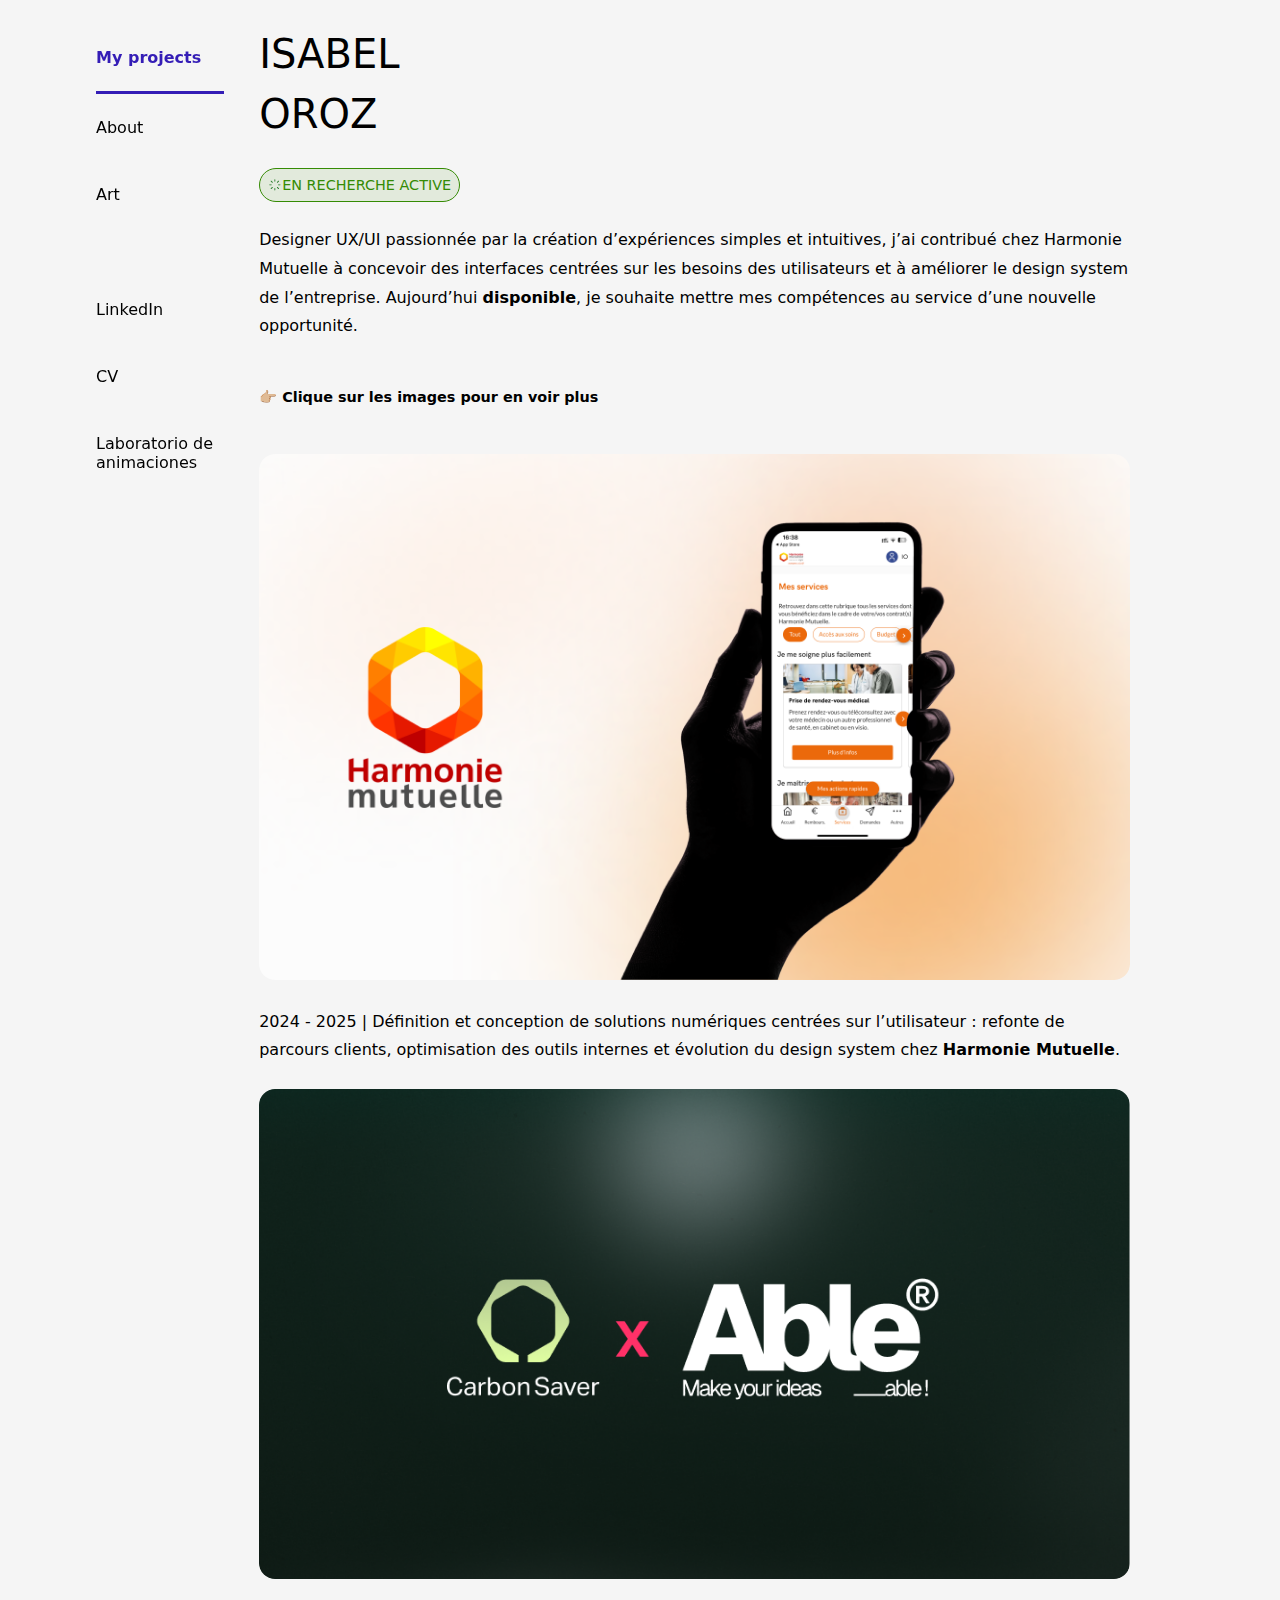
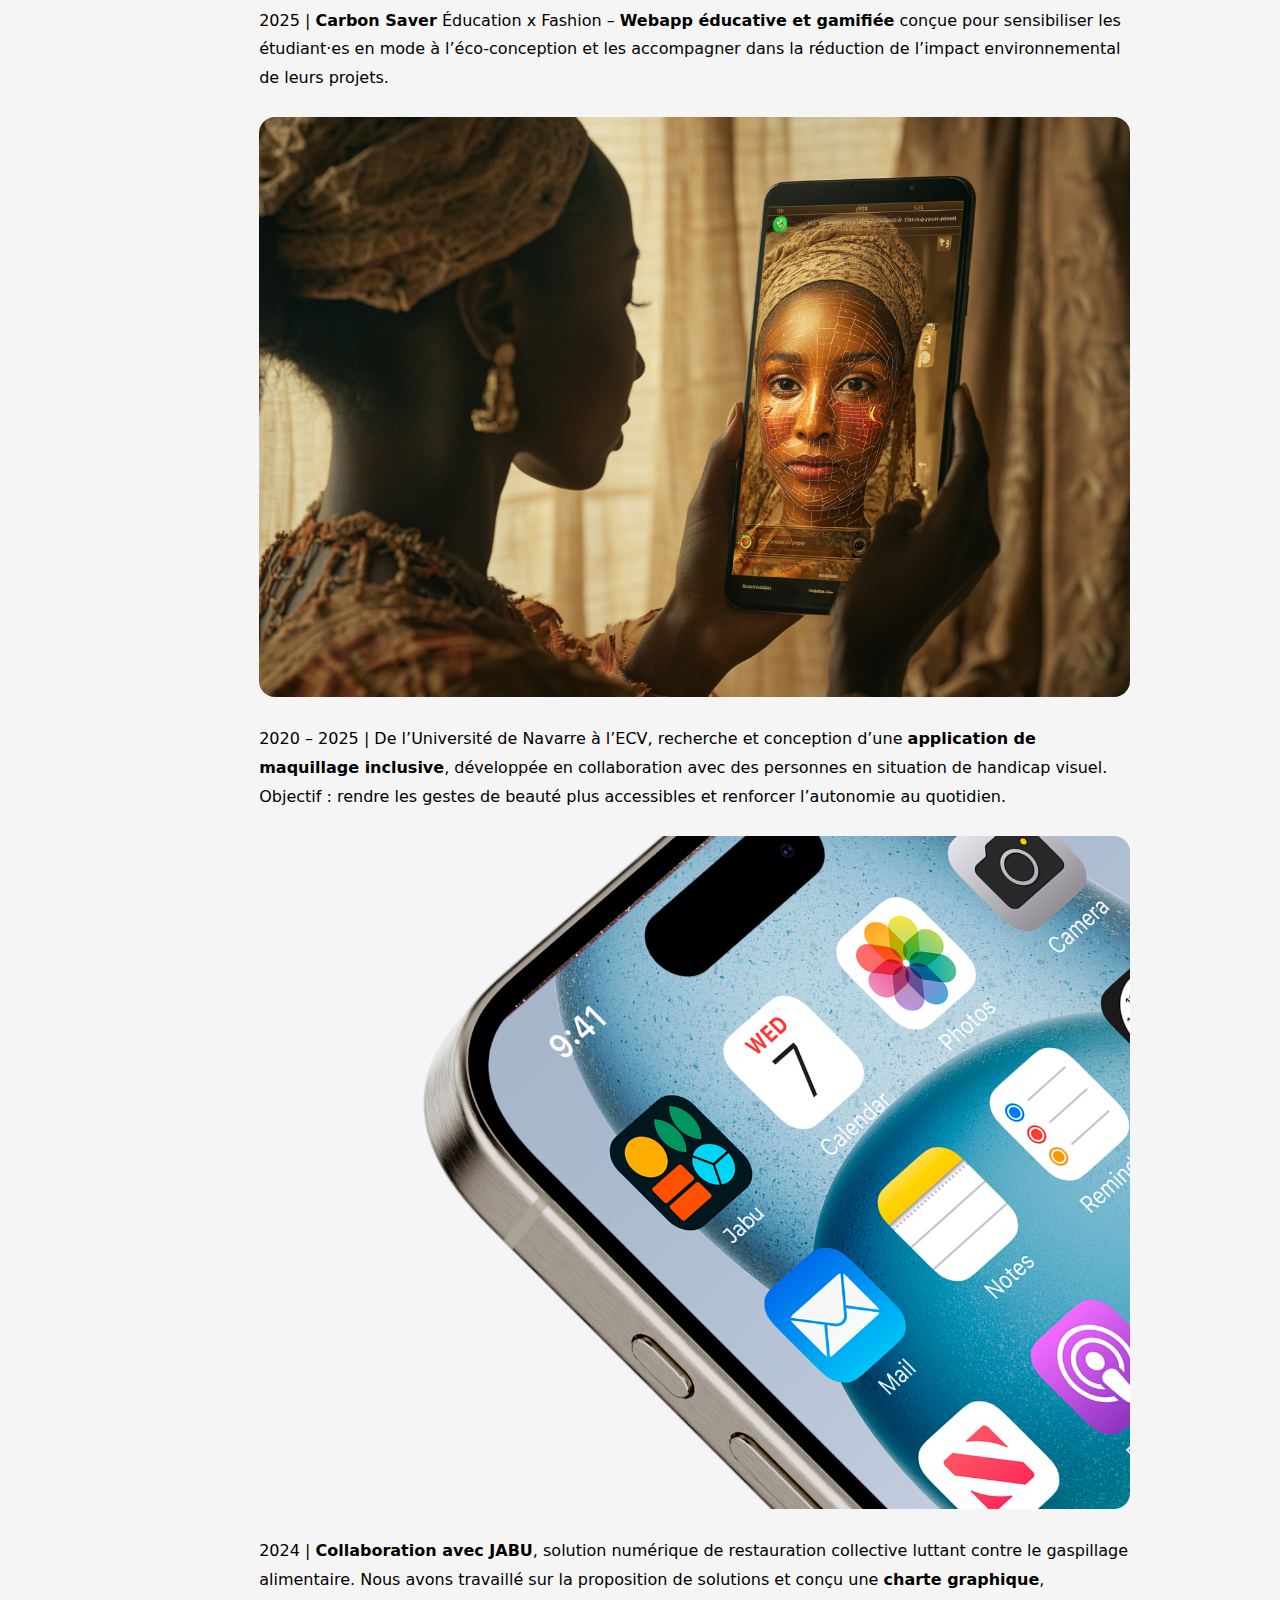
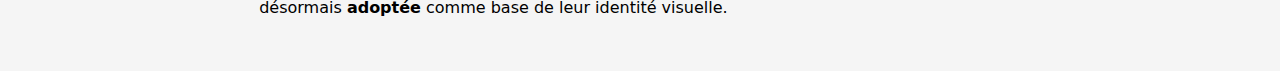
<file: index.html>
<!DOCTYPE html>
<html lang="fr">
  <head>
    <meta charset="UTF-8" />
    <meta name="viewport" content="width=device-width, initial-scale=1.0" />
    <title>CV & Portfolio Isabel Oroz</title>
    <link rel="stylesheet" href="CSS/style.css" />
  </head>
  <body class="Todo">
    <header>
      <nav>
        <div class="navigator">
          <a href="./index.html" class="here hoverable-text">My projects</a>
          <a href="HTML/About.html" class="hoverable-liquid">About</a>
          <a href="HTML/Art.html" class="hovered-glow">Art</a>
        </div>
        <div class="navigator">
          <a
            href="https://www.linkedin.com/in/isabelorozservicedesigner/"
            target="_blank"
            rel="noopener noreferrer"
            class="hovered-gradient"
            >LinkedIn</a
          >
          <a href="./HTML/CV.html" class="hovered-ripple">CV</a>
          <a href="./HTML/laboratorio.html">Laboratorio de animaciones</a>
        </div>
      </nav>
    </header>
    <main class="all-content">
      <div class="hero">
        <h1 class="isa">Isabel Oroz</h1>
        <div class="colored green hovered-glow">
          <img src="assets/Circular-ray.svg" alt="" />
          <p>EN RECHERCHE ACTIVE</p>
        </div>
        <p class="text">
          Designer UX/UI passionnée par la création d’expériences simples et
          intuitives, j’ai contribué chez Harmonie Mutuelle à concevoir des
          interfaces centrées sur les besoins des utilisateurs et à améliorer le
          design system de l’entreprise. Aujourd’hui
          <span class="blood">disponible</span>, je souhaite mettre mes
          compétences au service d’une nouvelle opportunité.
        </p>
      </div>
      <div class="explication blood">
        <p>👉🏼 Clique sur les images pour en voir plus</p>
      </div>

      <div id="projects">
        <div class="project">
          <a href="./HTML/project1.html"
            ><img
              class="img_project hoverable-slice"
              src="assets/harmonie-mutuelle.png"
              alt=""
          /></a>
          <p class="text">
            2024 - 2025 | Définition et conception de solutions numériques
            centrées sur l’utilisateur : refonte de parcours clients,
            optimisation des outils internes et évolution du design system chez
            <span class="blood">Harmonie Mutuelle</span>.
          </p>
        </div>

        <div class="project">
          <a href="./HTML/project2.html"
            ><img
              class="img_project hoverable-img"
              src="assets/Carbon-Sover.png"
              alt=""
          /></a>
          <p class="text">
            2025 | <span class="blood">Carbon Saver</span> Éducation x Fashion –
            <span class="blood">Webapp éducative et gamifiée</span> conçue pour
            sensibiliser les étudiant·es en mode à l’éco-conception et les
            accompagner dans la réduction de l’impact environnemental de leurs
            projets.
          </p>
        </div>

        <div class="project">
          <a href="./HTML/project3.html"
            ><img class="img_project" src="assets/App-Icon-Mockup.png" alt=""
          /></a>
          <p class="text">
            2020 – 2025 | De l’Université de Navarre à l’ECV, recherche et
            conception d’une
            <span class="blood">application de maquillage inclusive</span>,
            développée en collaboration avec des personnes en situation de
            handicap visuel. Objectif : rendre les gestes de beauté plus
            accessibles et renforcer l’autonomie au quotidien.
          </p>
        </div>

        <div class="project">
          <a href="./HTML/project4.html"
            ><img class="img_project" src="assets/Jabu.png" alt=""
          /></a>
          <p class="text">
            2024 | <span class="blood">Collaboration avec JABU</span>, solution
            numérique de restauration collective luttant contre le gaspillage
            alimentaire. Nous avons travaillé sur la proposition de solutions et
            conçu une <span class="blood">charte graphique</span>, désormais
            <span class="blood">adoptée</span> comme base de leur identité
            visuelle.
          </p>
        </div>
      </div>
    </main>
    <script src="JavaScript/app.js" defer></script>
  </body>
</html>
</file>
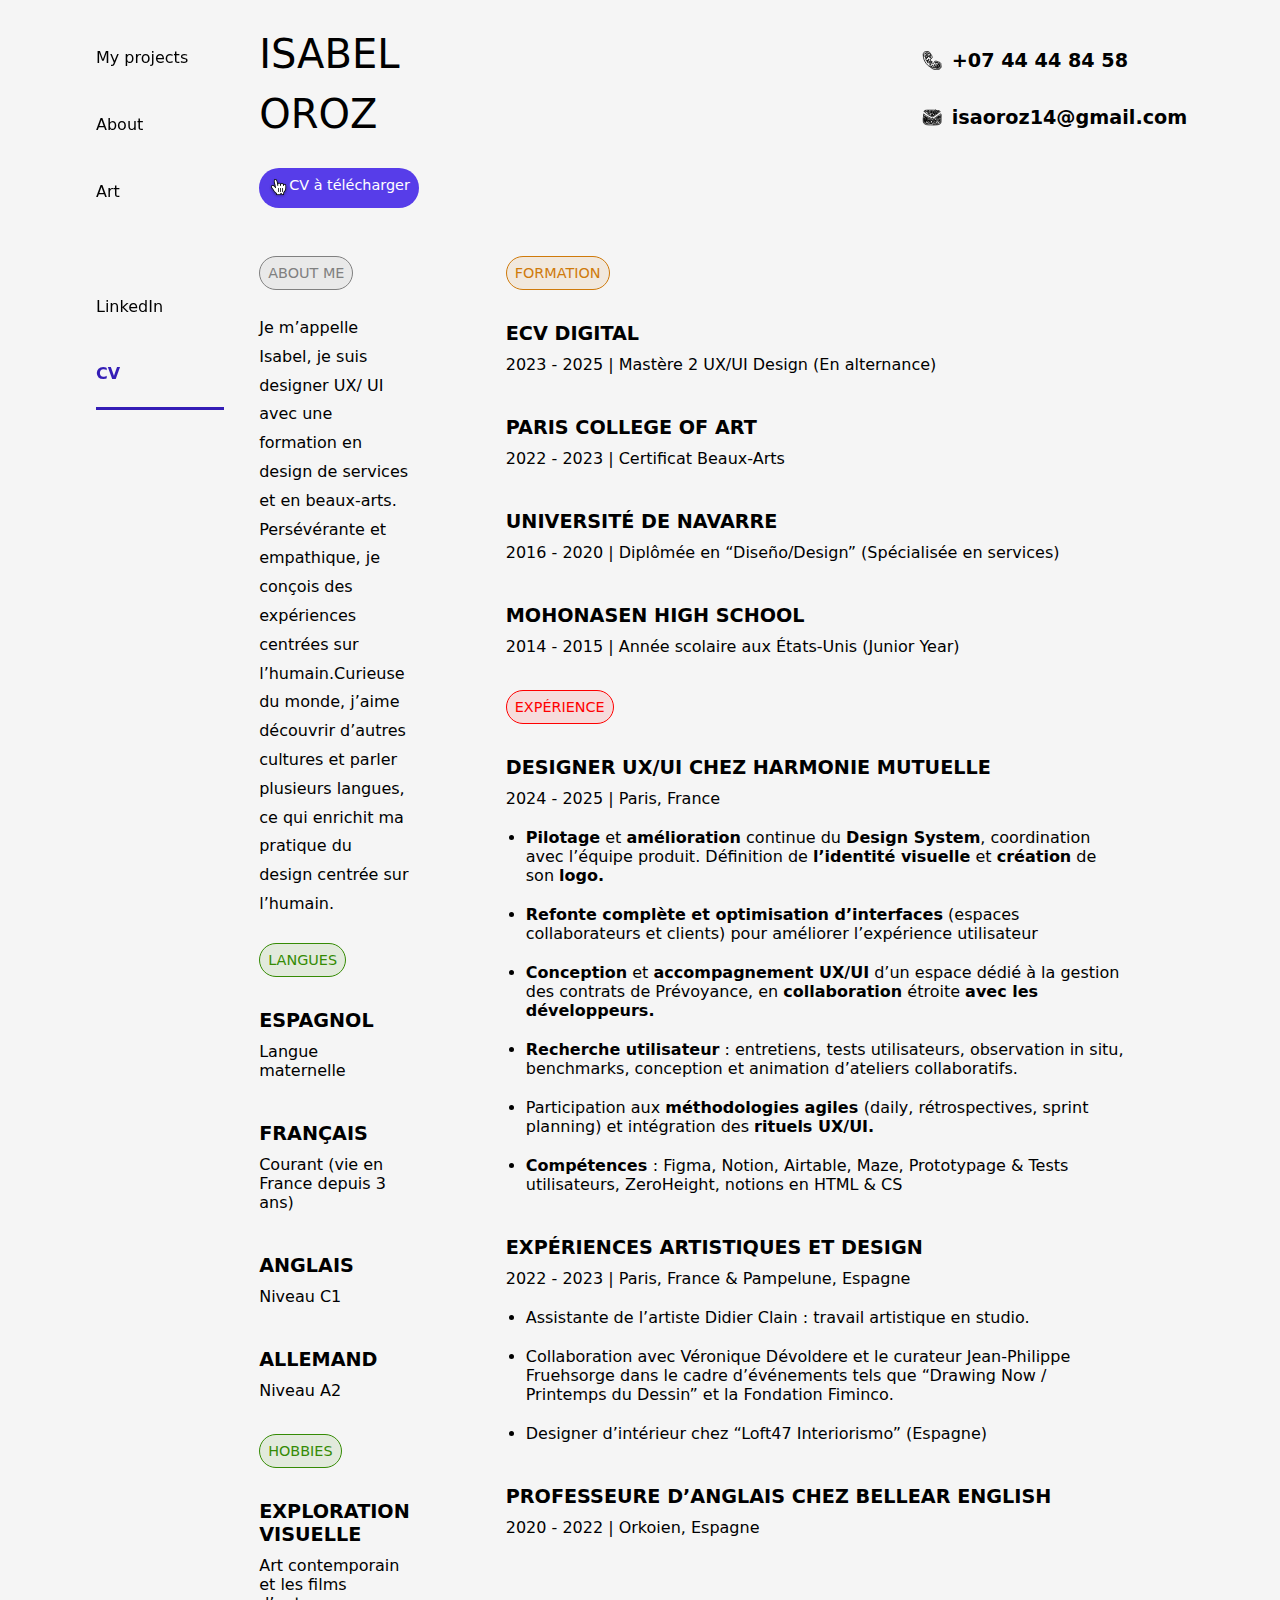
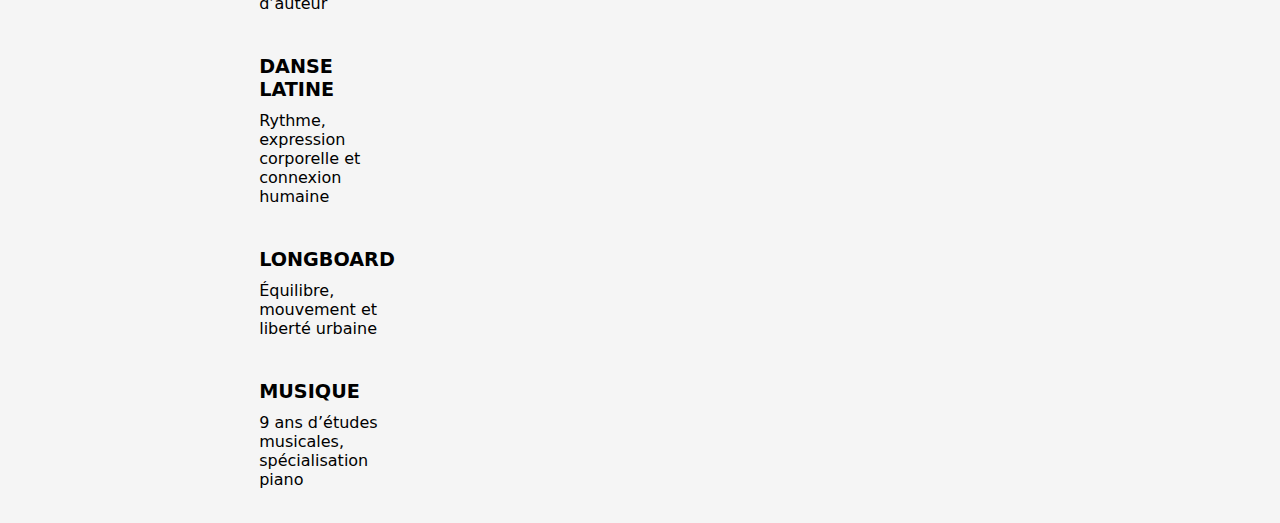
<file: HTML/CV.html>
<!DOCTYPE html>
<html lang="fr">
  <head>
    <meta charset="UTF-8" />
    <meta name="viewport" content="width=device-width, initial-scale=1.0" />
    <title>CV Isabel Oroz</title>
    <link rel="stylesheet" href="../CSS/style.css" />
  </head>
  <body class="Todo">
    <header>
      <nav>
        <div class="navigator">
          <a href="../index.html">My projects</a>
          <a href="./About.html">About</a>
          <a href="./Art.html">Art</a>
        </div>
        <div class="navigator">
          <a
            href="https://www.linkedin.com/in/isabelorozservicedesigner/"
            target="_blank"
            rel="noopener noreferrer"
          >
            LinkedIn</a
          >
          <a class="here" href="./CV.html">CV</a>
        </div>
      </nav>
    </header>
    <main class="all-content" id="">
      <div class="title-about">
        <h1 class="isa">Isabel Oroz</h1>
        <div class="contact">
          <div class="tel">
            <img src="../assets/telefono.svg" alt="" />
            <h2>+07 44 44 84 58</h2>
          </div>
          <div class="email">
            <img src="../assets/email.svg" alt="" />
            <h2>isaoroz14@gmail.com</h2>
          </div>
        </div>
      </div>
      <div id="DownCV">
        <a href="../assets/CV_Oroz_Isabel_FR.pdf" class="colored purple" target="_blank"> 
          <img src="../assets/Leading-icon.svg" alt="" />
          <p>CV à télécharger</p></a
        >
      </div>
      <div class="contCV">
        <div class="col1">
          <div class="CVtext">
            <div class="colored grey">
              <p>ABOUT ME</p>
            </div>
            <p class="text">
              Je m’appelle Isabel, je suis designer UX/ UI avec une formation en
              design de services et en beaux-arts. Persévérante et empathique,
              je conçois des expériences centrées sur l’humain.Curieuse du
              monde, j’aime découvrir d’autres cultures et parler plusieurs
              langues, ce qui enrichit ma pratique du design centrée sur
              l’humain.
            </p>
          </div>

          <div class="CVtext">
            <div class="colored green">
              <p>LANGUES</p>
            </div>
            <div>
              <h3 class="CV-title">ESPAGNOL</h3>
              <p class="CV-text">Langue maternelle</p>
              <h3 class="CV-title">FRANÇAIS</h3>
              <p class="CV-text">Courant (vie en France depuis 3 ans)</p>
              <h3 class="CV-title">ANGLAIS</h3>
              <p class="CV-text">Niveau C1</p>
              <h3 class="CV-title">ALLEMAND</h3>
              <p class="CV-text">Niveau A2</p>
            </div>
          </div>

          <div class="CVtext">
            <div class="colored green">
              <p>HOBBIES</p>
            </div>
            <div>
              <h3 class="CV-title">EXPLORATION VISUELLE</h3>
              <p class="CV-text">Art contemporain et les films d’auteur</p>
              <h3 class="CV-title">DANSE LATINE</h3>
              <p class="CV-text">
                Rythme, expression corporelle et connexion humaine
              </p>
              <h3 class="CV-title">LONGBOARD</h3>
              <p class="CV-text">Équilibre, mouvement et liberté urbaine</p>
              <h3 class="CV-title">MUSIQUE</h3>
              <p class="CV-text">
                9 ans d’études musicales, spécialisation piano
              </p>
            </div>
          </div>
        </div>

        <div class="col2">
          <div class="CVtext">
            <div class="colored orange">
              <p>FORMATION</p>
            </div>
            <div>
              <h3 class="CV-title">ECV DIGITAL</h3>
              <p class="CV-text">
                2023 - 2025 | Mastère 2 UX/UI Design (En alternance)
              </p>
              <h3 class="CV-title">PARIS COLLEGE OF ART</h3>
              <p class="CV-text">2022 - 2023 | Certificat Beaux-Arts</p>
              <h3 class="CV-title">UNIVERSITÉ DE NAVARRE</h3>
              <p class="CV-text">
                2016 - 2020 | Diplômée en “Diseño/Design” (Spécialisée en
                services)
              </p>
              <h3 class="CV-title">MOHONASEN HIGH SCHOOL</h3>
              <p class="CV-text">
                2014 - 2015 | Année scolaire aux États-Unis (Junior Year)
              </p>
            </div>
          </div>
          <div class="CVtext">
            <div class="colored red">
              <p>EXPÉRIENCE</p>
            </div>
            <div>
              <h3 class="CV-title">DESIGNER UX/UI CHEZ HARMONIE MUTUELLE</h3>
              <p class="CV-text">2024 - 2025 | Paris, France</p>
              <ul class="list">
                <li class="CV-text">
                  <span class="blood">Pilotage</span> et
                  <span class="blood">amélioration</span> continue du
                  <span class="blood">Design System</span>, coordination avec
                  l’équipe produit. Définition de
                  <span class="blood">l’identité visuelle</span> et
                  <span class="blood">création</span> de son
                  <span class="blood">logo.</span>
                </li>
                <li class="CV-text">
                  <span class="blood"
                    >Refonte complète et optimisation d’interfaces</span
                  >
                  (espaces collaborateurs et clients) pour améliorer
                  l’expérience utilisateur
                </li>
                <li class="CV-text">
                  <span class="blood">Conception</span> et
                  <span class="blood">accompagnement UX/UI</span> d’un espace
                  dédié à la gestion des contrats de Prévoyance, en
                  <span class="blood">collaboration</span> étroite
                  <span class="blood">avec les développeurs.</span>
                </li>
                <li class="CV-text">
                  <span class="blood">Recherche utilisateur</span> : entretiens,
                  tests utilisateurs, observation in situ, benchmarks,
                  conception et animation d’ateliers collaboratifs.
                </li>
                <li class="CV-text">
                  Participation aux
                  <span class="blood">méthodologies agiles </span>(daily,
                  rétrospectives, sprint planning) et intégration des
                  <span class="blood">rituels UX/UI.</span>
                </li>
                <li class="CV-text">
                  <span class="blood">Compétences </span>: Figma, Notion,
                  Airtable, Maze, Prototypage & Tests utilisateurs, ZeroHeight,
                  notions en HTML & CS
                </li>
              </ul>
              <h3 class="CV-title">EXPÉRIENCES ARTISTIQUES ET DESIGN</h3>
              <p class="CV-text">
                2022 - 2023 | Paris, France & Pampelune, Espagne
              </p>
              <ul class="list">
                <li class="CV-text">
                  Assistante de l’artiste Didier Clain : travail artistique en
                  studio.
                </li>
                <li class="CV-text">
                  Collaboration avec Véronique Dévoldere et le curateur
                  Jean-Philippe Fruehsorge dans le cadre d’événements tels que
                  “Drawing Now / Printemps du Dessin” et la Fondation Fiminco.
                </li>
                <li class="CV-text">
                  Designer d’intérieur chez “Loft47 Interiorismo” (Espagne)
                </li>
              </ul>
              <h3 class="CV-title">
                PROFESSEURE D’ANGLAIS CHEZ BELLEAR ENGLISH
              </h3>
              <p class="CV-text">2020 - 2022 | Orkoien, Espagne</p>
            </div>
          </div>
        </div>
      </div>
    </main>

    <script src="../JavaScript/app.js" defer></script>
  </body>
</html>
</file>
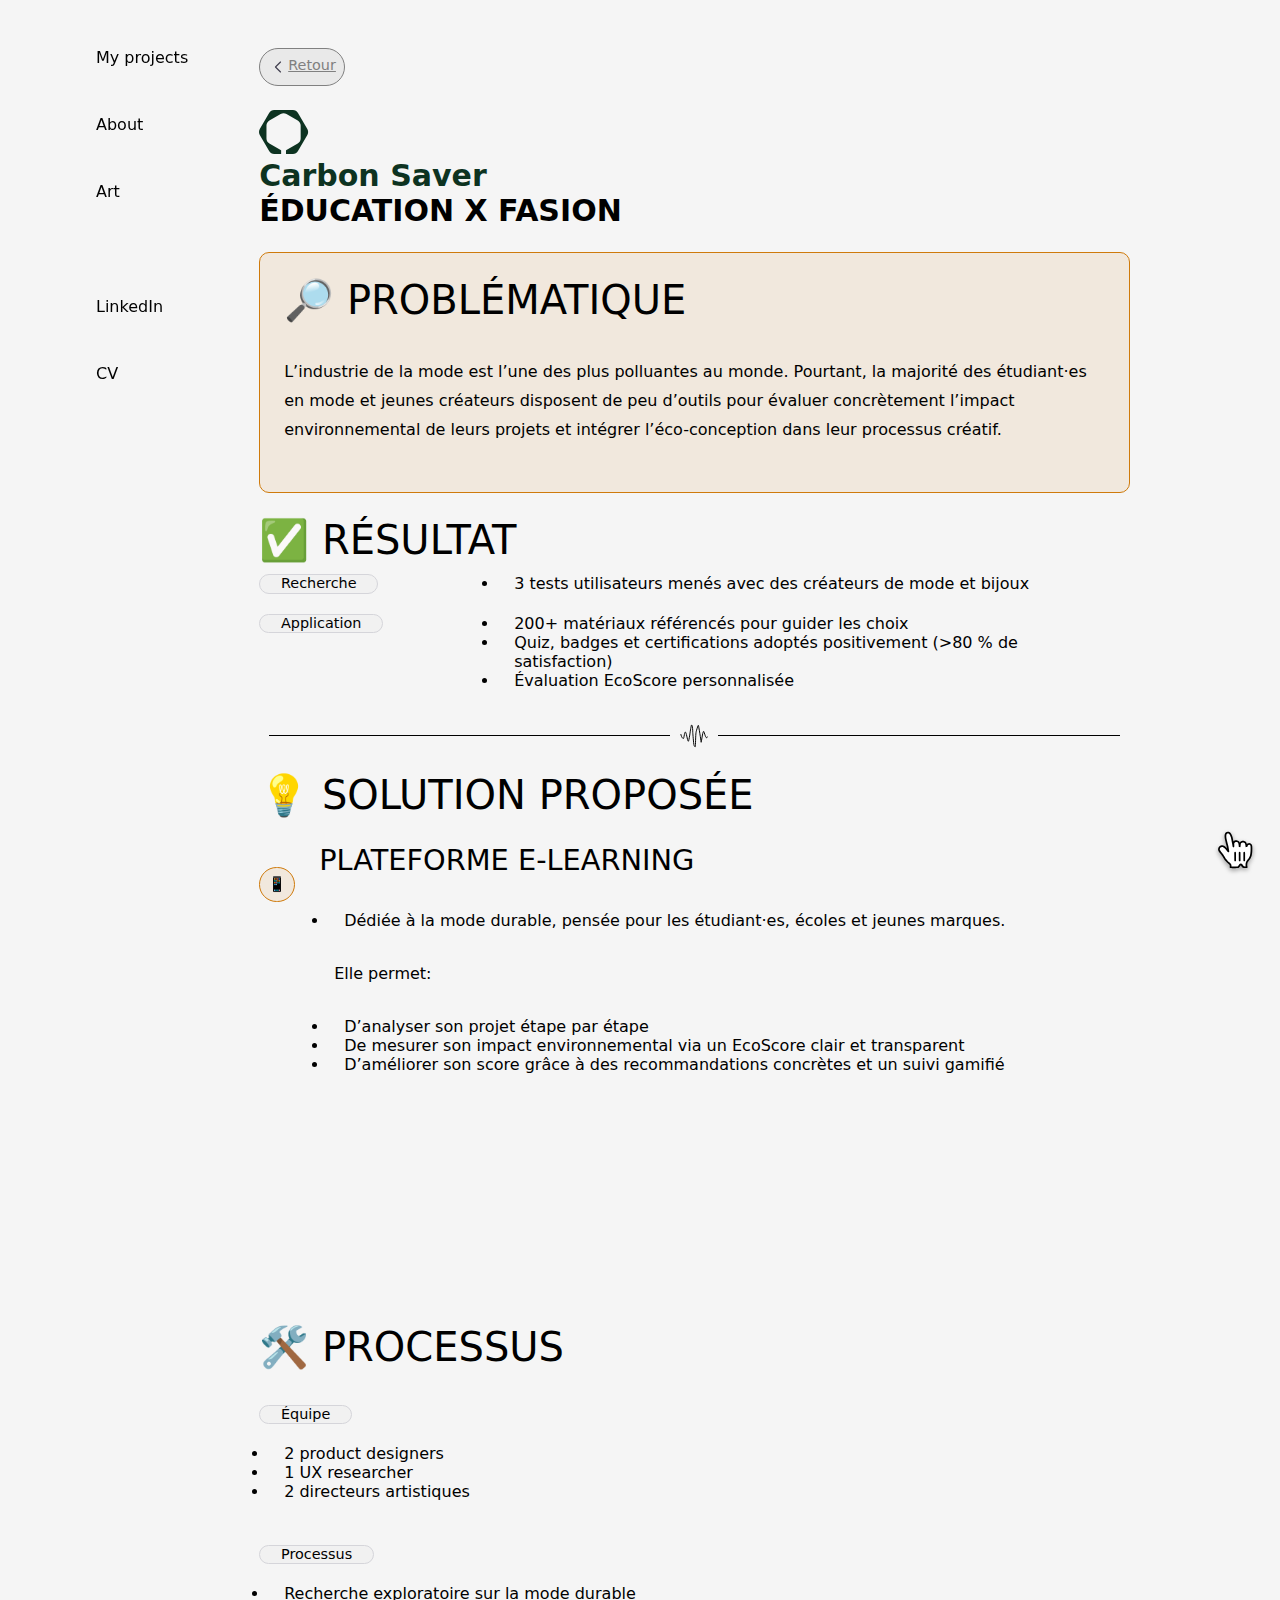
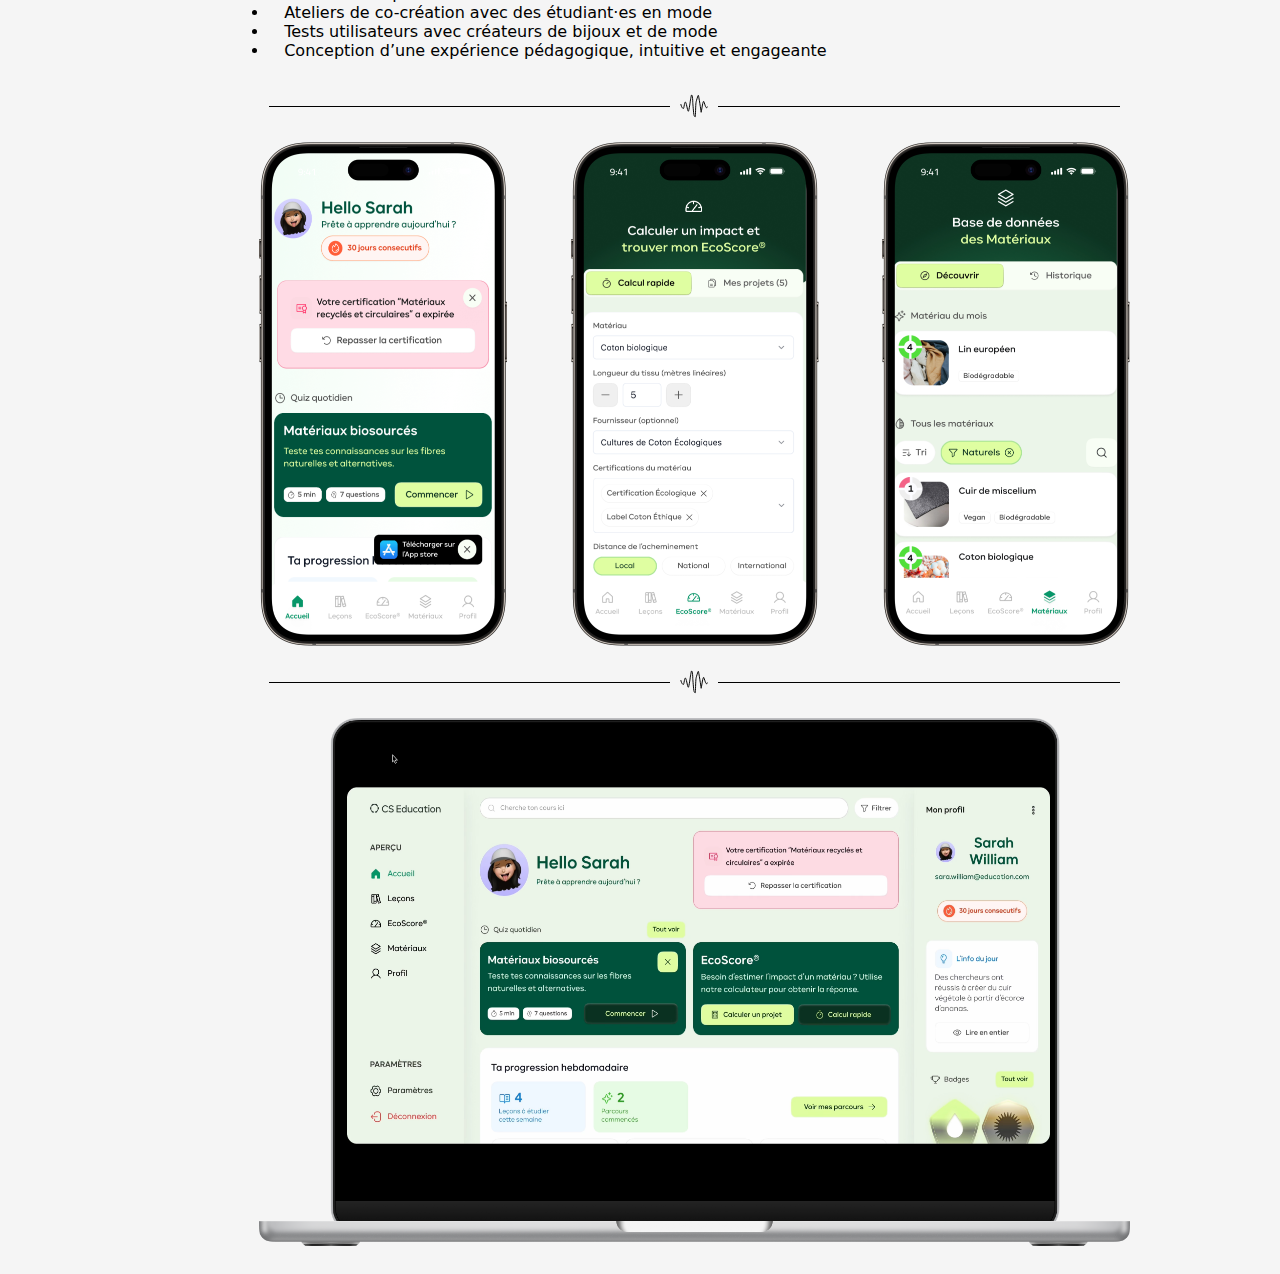
<file: HTML/project2.html>
<!DOCTYPE html>
<html lang="fr">
  <head>
    <meta charset="UTF-8" />
    <meta name="viewport" content="width=device-width, initial-scale=1.0" />
    <title>Carbon Saver</title>
    <link rel="stylesheet" href="../CSS/style.css" />
    <script src="../JavaScript/scrollHand.js"></script>
  </head>
  <body class="Todo">
    <header>
      <nav>
        <div class="navigator">
          <a href="../index.html">My projects</a>
          <a href="./About.html">About</a>
          <a href="./Art.html">Art</a>
        </div>
        <div class="navigator">
          <a
            href="https://www.linkedin.com/in/isabelorozservicedesigner/"
            target="_blank"
            rel="noopener noreferrer"
            >LinkedIn</a
          >
          <a href="./CV.html">CV</a>
        </div>
      </nav>
    </header>
    <main class="all-content">
      <div class="hero">
        <div>
          <a href="../index.html" class="colored grey">
            <img src="../assets/Leading-icon1.svg" alt="" />
            <p>Retour</p></a
          >
        </div>
        <svg
          xmlns="http://www.w3.org/2000/svg"
          width="50"
          height="44"
          viewBox="0 0 50 44"
          fill="none"
        >
          <path
            d="M48.3407 19.092L38.9746 2.90796C37.933 1.10761 36.0102 0 33.9271 0H15.1948C13.1117 0 11.1889 1.10761 10.1473 2.90796L0.781151 19.092C-0.260384 20.8886 -0.260384 23.1076 0.781151 24.9118L10.1511 41.0958C11.1927 42.8924 13.1155 44 15.1986 44H22.1345V40.2661C21.9705 40.1976 21.8102 40.1138 21.6538 40.0263L10.3839 33.5329C8.57931 32.4938 7.4691 30.5754 7.4691 28.4972V15.5104C7.4691 13.4322 8.57931 11.5062 10.3839 10.4671L21.6538 3.9737C23.4546 2.9346 25.6788 2.9346 27.4795 3.9737L38.7495 10.4671C40.554 11.5062 41.6642 13.4322 41.6642 15.5104V28.4972C41.6642 30.5754 40.554 32.4938 38.7495 33.5329L27.4795 40.0263C27.3193 40.1138 27.1629 40.1976 26.9988 40.2661V44H33.9348C36.0178 44 37.9407 42.8924 38.9822 41.0958L48.3522 24.9118C49.3937 23.1114 49.3937 20.8886 48.3522 19.092H48.3407Z"
            fill="#0D3321"
          />
        </svg>
        <h1 class="Title-Project1 green-project2">Carbon Saver</h1>
        <h1 class="Title-Project2">ÉDUCATION X FASION</h1>
        <div class="colored orange problem">
          <h1 class="title">🔎 Problématique</h1>
          <p class="text">
            L’industrie de la mode est l’une des plus polluantes au monde.
            Pourtant, la majorité des étudiant·es en mode et jeunes créateurs
            disposent de peu d’outils pour évaluer concrètement l’impact
            environnemental de leurs projets et intégrer l’éco-conception dans
            leur processus créatif.
          </p>
        </div>
        <div class="resultat">
          <h1 class="title">✅ Résultat</h1>
          <div class="resultats">
            <div class="result">
              <p class="phase-tag">Recherche</p>
              <ul class="project-ul">
                <li class="project-li">
                  3 tests utilisateurs menés avec des créateurs de mode et
                  bijoux
                </li>
              </ul>
            </div>
            <div class="result">
              <p class="phase-tag">Application</p>
              <ul class="project-ul">
                <li class="project-li">
                  200+ matériaux référencés pour guider les choix
                </li>
                <li class="project-li">
                  Quiz, badges et certifications adoptés positivement (>80 % de
                  satisfaction)
                </li>
                <li class="project-li">Évaluation EcoScore personnalisée</li>
              </ul>
            </div>
          </div>
          <div class="separator">
            <img class="vector" src="../assets/Vector-24.svg" alt="" />
          </div>
        </div>
      </div>
      <div class="solutions-processus">
        <div class="solution">
          <h2 class="title">💡 Solution proposée</h2>
          <div class="sol">
            <div class="icono">
              <p class="colored orange">📱</p>
            </div>
            <div class="solcolumn">
              <h2 class="subtitle1 project-sub">Plateforme e-learning</h2>
              <ul class="project-ul">
                <li class="project-li">
                  Dédiée à la mode durable, pensée pour les étudiant·es, écoles
                  et jeunes marques.
                </li>
              </ul>
              <p class="project-li">Elle permet:</p>
              <ul class="project-ul">
                <li class="project-li">
                  D’analyser son projet étape par étape
                </li>
                <li class="project-li">
                  De mesurer son impact environnemental via un EcoScore clair et
                  transparent
                </li>
                <li class="project-li">
                  D’améliorer son score grâce à des recommandations concrètes et
                  un suivi gamifié
                </li>
              </ul>
            </div>
          </div>
        </div>
        <div class="solution">
          <h2 class="title">🛠️ Processus</h2>
          <div class="equipe">
            <p class="phase-tag">Équipe</p>
            <ul class="project-ul">
              <li class="project-li">2 product designers</li>
              <li class="project-li">1 UX researcher</li>
              <li class="project-li">2 directeurs artistiques</li>
            </ul>
          </div>
          <div class="processu">
            <p class="phase-tag">Processus</p>
            <ul class="project-ul">
              <li class="project-li">
                Recherche exploratoire sur la mode durable
              </li>
              <li class="project-li">
                Ateliers de co-création avec des étudiant·es en mode
              </li>
              <li class="project-li">
                Tests utilisateurs avec créateurs de bijoux et de mode
              </li>
              <li class="project-li">
                Conception d’une expérience pédagogique, intuitive et engageante
              </li>
            </ul>
          </div>
        </div>
      </div>
      <div class="separator">
        <img class="vector" src="../assets/Vector-24.svg" alt="" />
      </div>
      <div class="movilcapcontainer">
        <img src="../assets/p2c1.png" class="movilcap" alt="" />

        <img src="../assets/p2c2.png" class="movilcap" alt="" />

        <img src="../assets/p2c3.png" class="movilcap" alt="" />
      </div>
      <div class="separator">
        <img class="vector" src="../assets/Vector-24.svg" alt="" />
      </div>
      <div class="maccapcontainer">
        <img src="../assets/mac.png" alt="" class="mac" />
        <img src="../assets/p2mac.png" alt="" class="capmac" />
      </div>
    </main>
    <script src="../JavaScript/app.js" defer></script>
  </body>
</html>
</file>
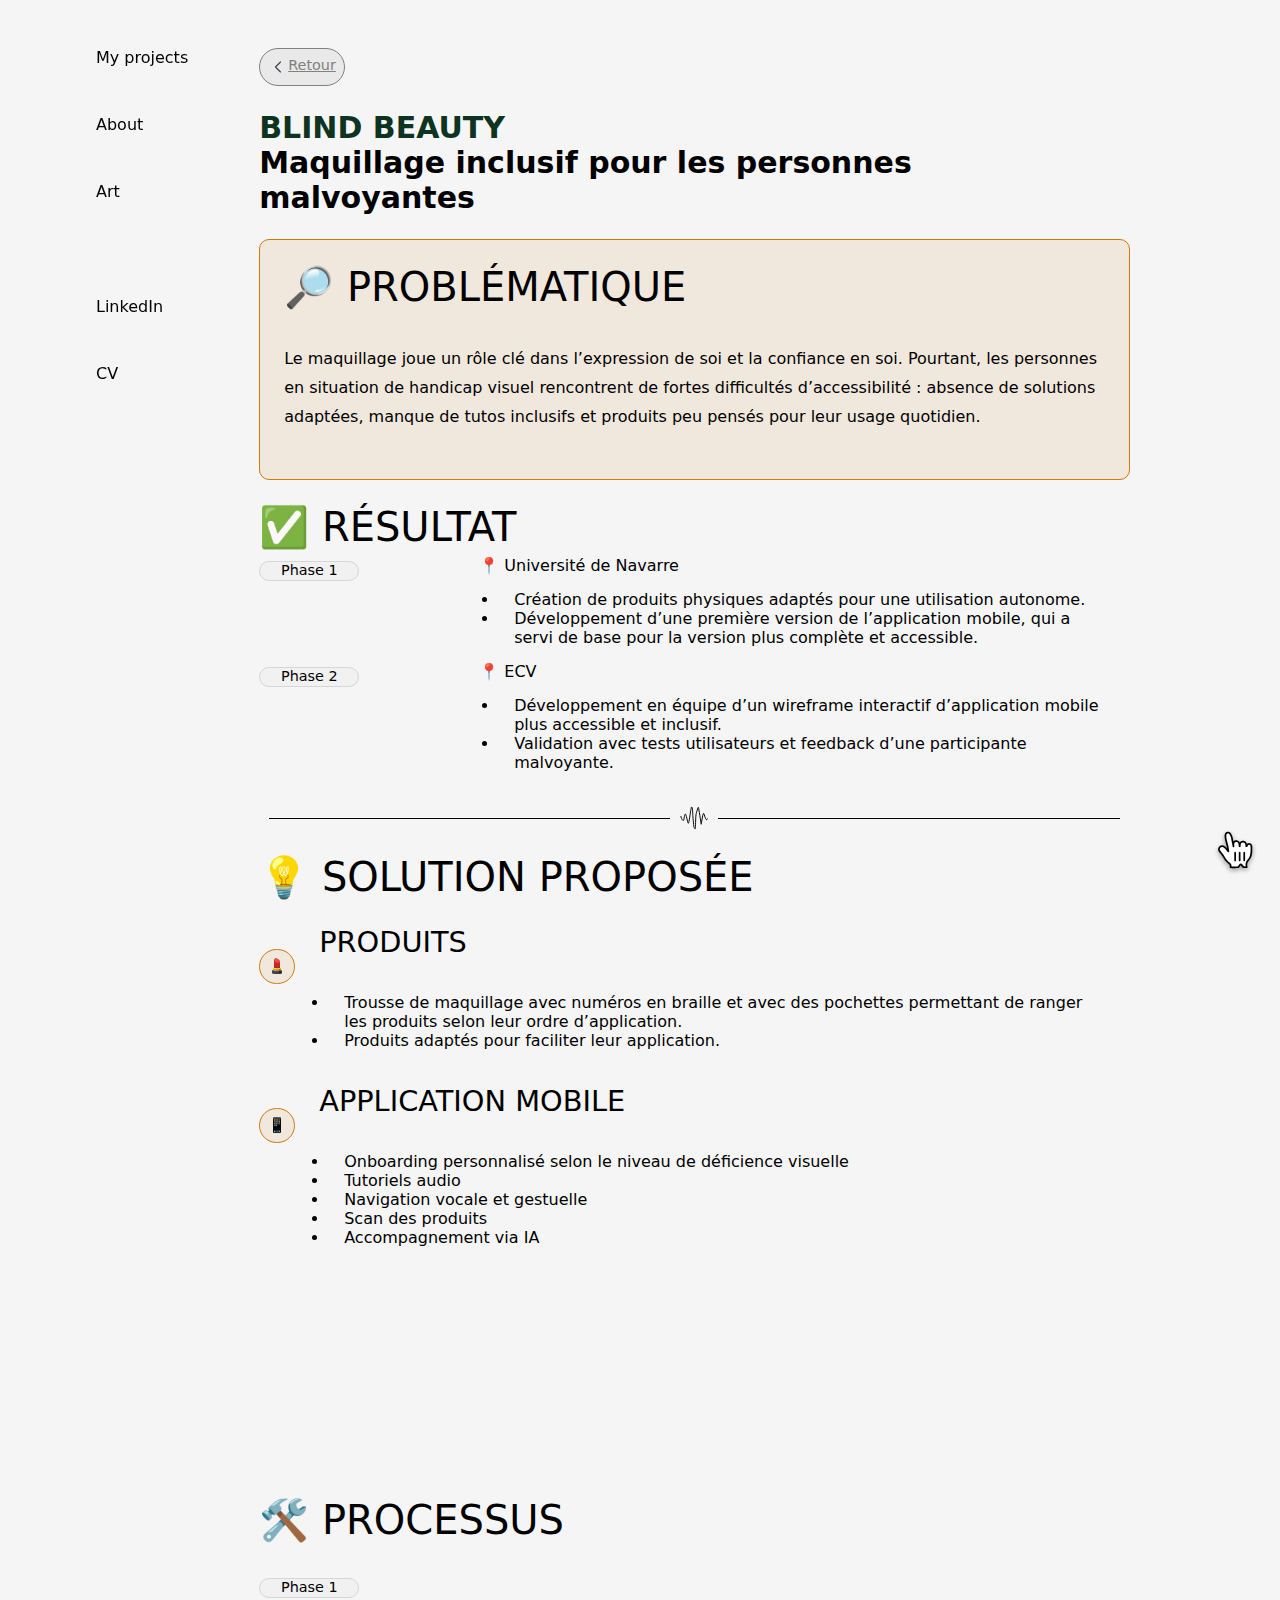
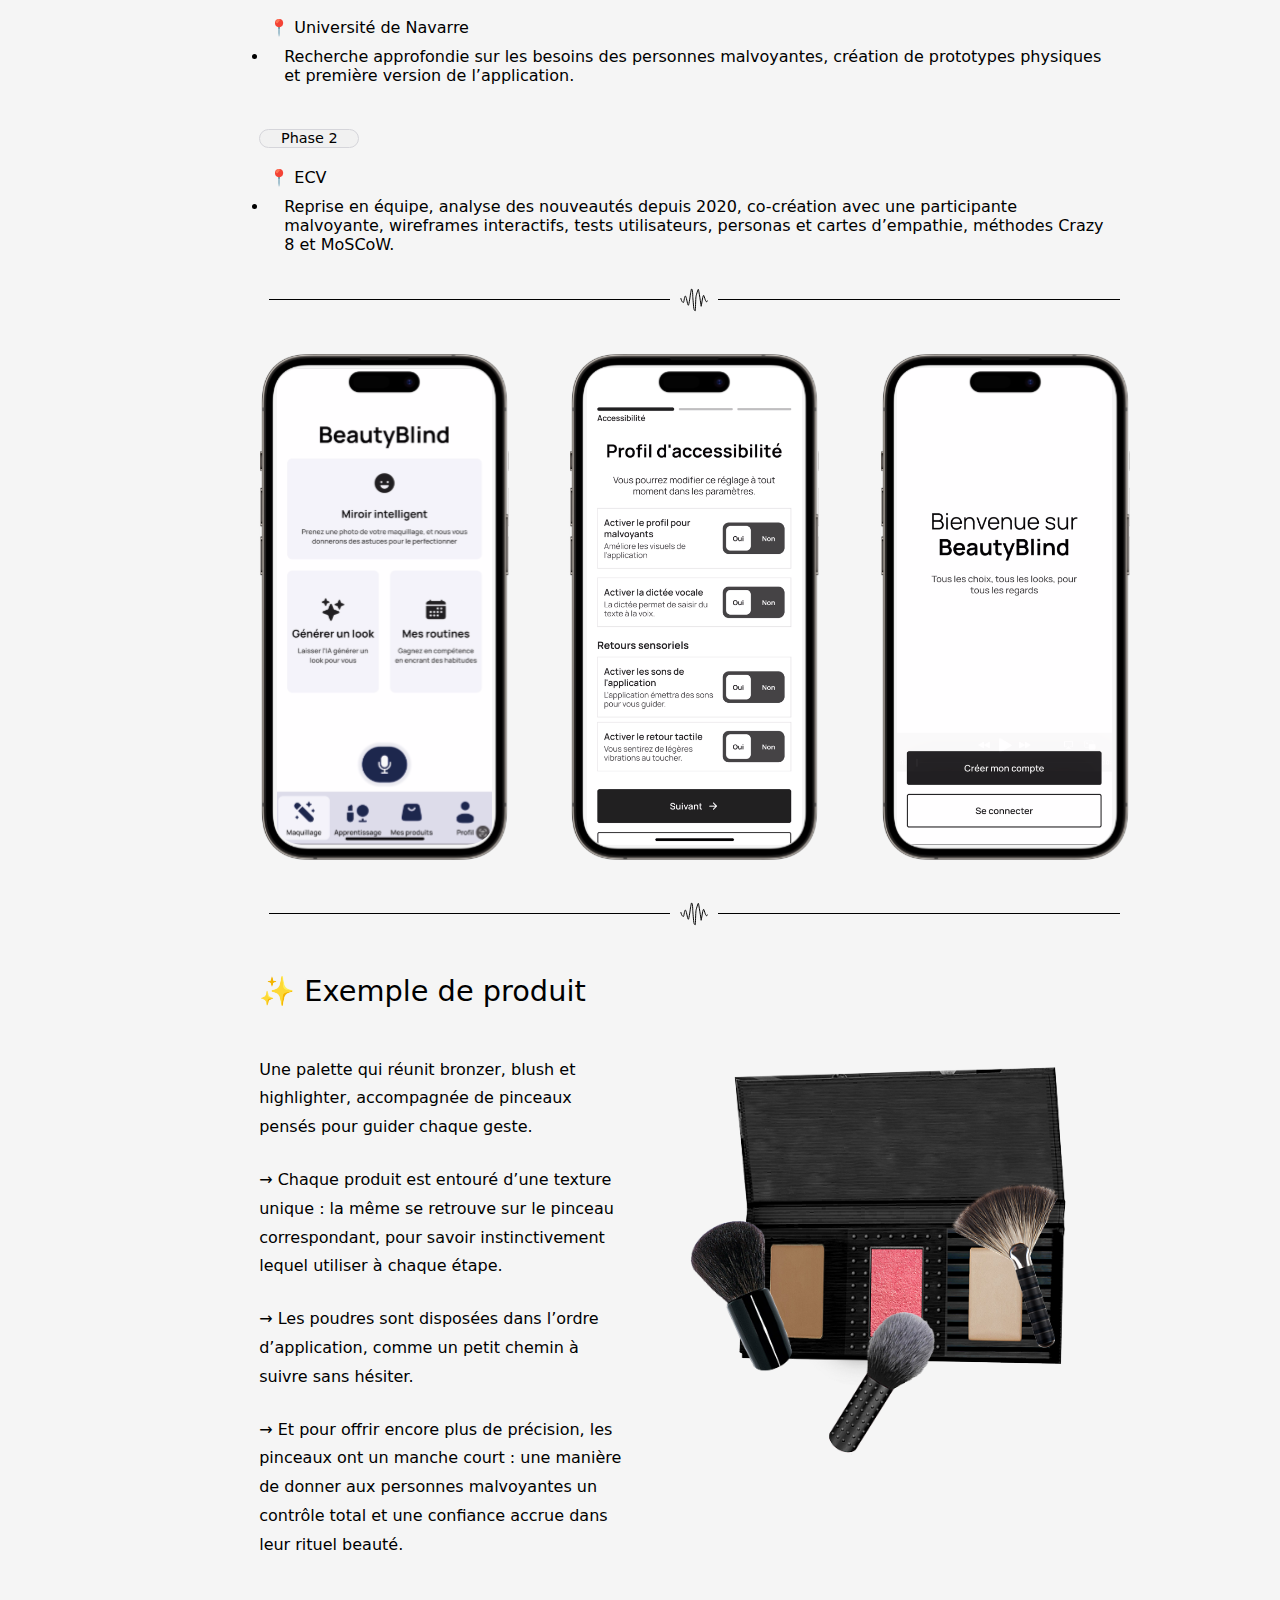
<file: HTML/project3.html>
<!DOCTYPE html>
<html lang="fr">
  <head>
    <meta charset="UTF-8" />
    <meta name="viewport" content="width=device-width, initial-scale=1.0" />
    <title>BLIND BEAUTY</title>
    <link rel="stylesheet" href="../CSS/style.css" />
    <script src="../JavaScript/scrollHand.js"></script>
  </head>
  <body class="Todo">
    <header>
      <nav>
        <div class="navigator">
          <a href="../index.html">My projects</a>
          <a href="./About.html">About</a>
          <a href="./Art.html">Art</a>
        </div>
        <div class="navigator">
          <a
            href="https://www.linkedin.com/in/isabelorozservicedesigner/"
            target="_blank"
            rel="noopener noreferrer"
            >LinkedIn</a
          >
          <a href="./CV.html">CV</a>
        </div>
      </nav>
    </header>
    <main class="all-content">
      <div class="hero">
        <div>
          <a href="../index.html" class="colored grey">
            <img src="../assets/Leading-icon1.svg" alt="" />
            <p>Retour</p></a
          >
        </div>
        <h1 class="Title-Project1 green-project2">BLIND BEAUTY</h1>
        <h1 class="Title-Project2">
          Maquillage inclusif pour les personnes malvoyantes
        </h1>
        <div class="colored orange problem">
          <h1 class="title">🔎 Problématique</h1>
          <p class="text">
            Le maquillage joue un rôle clé dans l’expression de soi et la
            confiance en soi. Pourtant, les personnes en situation de handicap
            visuel rencontrent de fortes difficultés d’accessibilité : absence
            de solutions adaptées, manque de tutos inclusifs et produits peu
            pensés pour leur usage quotidien.
          </p>
        </div>
        <div class="resultat">
          <h1 class="title">✅ Résultat</h1>
          <div class="resultats">
            <div class="result">
              <p class="phase-tag">Phase 1</p>
              <div class="phase">
                <p class="project-text">📍 Université de Navarre</p>
                <ul class="project-ul">
                  <li class="project-li">
                    Création de produits physiques adaptés pour une utilisation
                    autonome.
                  </li>
                  <li class="project-li">
                    Développement d’une première version de l’application
                    mobile, qui a servi de base pour la version plus complète et
                    accessible.
                  </li>
                </ul>
              </div>
            </div>
            <div class="result">
              <p class="phase-tag">Phase 2</p>

              <div class="phase">
                <p class="project-text">📍 ECV</p>
                <ul class="project-ul">
                  <li class="project-li">
                    Développement en équipe d’un wireframe interactif
                    d’application mobile plus accessible et inclusif.
                  </li>
                  <li class="project-li">
                    Validation avec tests utilisateurs et feedback d’une
                    participante malvoyante.
                  </li>
                </ul>
              </div>
            </div>
          </div>
        </div>
        <div class="separator">
          <img class="vector" src="../assets/Vector-24.svg" alt="" />
        </div>
      </div>
      <div class="solutions-processus">
        <div class="solution">
          <h1 class="title">💡 Solution proposée</h1>
          <div class="sol">
            <div class="icono">
              <p class="colored orange">💄</p>
            </div>
            <div class="solcolumn">
              <h3 class="subtitle project-sub">PRODUITS</h3>
              <ul class="project-ul">
                <li class="project-li">
                  Trousse de maquillage avec numéros en braille et avec des
                  pochettes permettant de ranger les produits selon leur ordre
                  d’application.
                </li>
                <li class="project-li">
                  Produits adaptés pour faciliter leur application.
                </li>
              </ul>
            </div>
          </div>

          <div class="sol">
            <div class="icono">
              <p class="colored orange">📱</p>
            </div>
            <div class="solcolumn">
              <h3 class="subtitle project-sub">APPLICATION MOBILE</h3>
              <ul class="project-ul">
                <li class="project-li">
                  Onboarding personnalisé selon le niveau de déficience visuelle
                </li>
                <li class="project-li">Tutoriels audio</li>
                <li class="project-li">Navigation vocale et gestuelle</li>
                <li class="project-li">Scan des produits</li>
                <li class="project-li">Accompagnement via IA</li>
              </ul>
            </div>
          </div>
        </div>
        <div class="solution">
          <h1 class="title">🛠️ Processus</h1>
          <div class="equipe">
            <p class="phase-tag">Phase 1</p>
            <ul class="project-ul">
              <p class="project-text">📍 Université de Navarre</p>
              <li class="project-li">
                Recherche approfondie sur les besoins des personnes malvoyantes,
                création de prototypes physiques et première version de
                l’application.
              </li>
            </ul>
          </div>
          <div class="processu">
            <p class="phase-tag">Phase 2</p>
            <ul class="project-ul">
              <p class="project-text">📍 ECV</p>
              <li class="project-li">
                Reprise en équipe, analyse des nouveautés depuis 2020,
                co-création avec une participante malvoyante, wireframes
                interactifs, tests utilisateurs, personas et cartes d’empathie,
                méthodes Crazy 8 et MoSCoW.
              </li>
            </ul>
          </div>
        </div>
      </div>
      <div class="separator">
        <img class="vector" src="../assets/Vector-24.svg" alt="" />
      </div>
      <div class="movilcapcontainer">
        <div class="capmovil">
          <img src="../assets/Space Black.svg" class="movil" alt="" />
          <img src="../assets/p3c1.svg" class="pant" alt="" />
        </div>
        <div class="capmovil">
          <img src="../assets/Space Black.svg" class="movil" alt="" />
          <img src="../assets/p3c2.png" class="pant" alt="" />
        </div>
        <div class="capmovil">
          <img src="../assets/Space Black.svg" class="movil" alt="" />
          <img src="../assets/p3c3.png" class="pant" alt="" />
        </div>
      </div>
      <div class="separator">
        <img class="vector" src="../assets/Vector-24.svg" alt="" />
      </div>
      <div class="example">
        <div class="example-text">
          <h3 class="subtitle">✨ Exemple de produit</h3>
          <p class="text">
            Une palette qui réunit bronzer, blush et highlighter, accompagnée de
            pinceaux pensés pour guider chaque geste.
          </p>
          <p class="text">
            → Chaque produit est entouré d’une texture unique : la même se
            retrouve sur le pinceau correspondant, pour savoir instinctivement
            lequel utiliser à chaque étape.
          </p>
          <p class="text">
            → Les poudres sont disposées dans l’ordre d’application, comme un
            petit chemin à suivre sans hésiter.
          </p>
          <p class="text">
            → Et pour offrir encore plus de précision, les pinceaux ont un
            manche court : une manière de donner aux personnes malvoyantes un
            contrôle total et une confiance accrue dans leur rituel beauté.
          </p>
        </div>
        <div class="exampleimg">
          <img src="../assets/p3final.png" alt="" />
        </div>
      </div>
    </main>
    <script src="../JavaScript/app.js" defer></script>
  </body>
</html>
</file>
<file: CSS/style.css>
:root {
  /*PALETA BASICA*/

  /* COLORES*/
  --color-primary: rgb(52, 29, 182);
  --color-text: rgb(0, 0, 0);

  --color-border-art: rgb(4, 112, 139);
  --color-background-art: rgba(4, 112, 139, 0.1);

  --color-border-ocupation: rgb(53, 139, 4);
  --color-background-ocupation: rgba(54, 139, 4, 0.1);

  --color-border-about-me: rgb(207, 122, 11);
  --color-background-about-me: rgba(207, 122, 11, 0.1);

  --color-border-CV: rgba(87, 61, 233, 0.1);
  --color-background-CV: rgb(87, 61, 233);

  --color-navigator: var(--color-primary);

  --color-cursor: var(--color-primary);

  /*TAMAÑOS Y TIPOS DE LETRA*/
  --font-family-4all: system-ui, -apple-system, BlinkMacSystemFont, "Segoe UI",
    Roboto, Oxygen, Ubuntu, Cantarell, "Open Sans", "Helvetica Neue", sans-serif;

  --fontsize-nav: 1rem;
  --fontfamily-nav: var(--font-family-4all);

  --fontsize-title: 2.5rem;
  --fontfamily-title: var(--font-family-4all);

  --fontsize-title2: 1.8rem;
  --fontfamily-title2: var(--font-family-4all);

  --fontsize-title3: 1.2rem;
  --fontfamiy-title3: var(--font-family-4all);

  --fontsize-text: 1rem;
  --fontfamily-text: var(--font-family-4all);

  --fontsize-minitext: 0.9rem;
  --fontfamily-minitext: var(--font-family-4all);

  --fontsize-explication: 0.9rem;
  --fontfamily-explication: var(--font-family-4all);

  /*ESPACIADOS*/
  --margen-total: 1.5rem 6rem;
  --space-navegador-contenido: 15%;
  --space-content: 80%;
  --space-elementos: 1.5rem;

  --radius: 20px;

  /*IMAGENES*/
  --img-width: 100%;
  --img-height: 400px;
  --img-radius: 20px;
  --img-width-mobile: 100%;
  --img-height-mobile: 200px;
}

/*CURSOR*/
.cursor-ring {
  position: fixed;
  top: 0;
  left: 0;
  width: 36px;
  height: 36px;
  border: 2px solid var(--color-cursor);
  border-radius: 50%;
  pointer-events: none;
  transform: translate(-50%, -50%);
  mix-blend-mode: lighten;
  z-index: 9999;
  transition: transform 0.12s ease, opacity 0.2s ease;
  background-color: rgba(255, 255, 255, 0.678);
}

.cursor-ring::before {
  content: "";
  position: absolute;
  inset: -6px;
  border: 1px solid var(--color-cursor);
  border-radius: 50%;
  opacity: 0.7;
}

.cursor-ring.hover {
  transform: translate(-50%, -50%) scale(1.6);
  opacity: 0.8;
}

/*COMUN*/
* {
  margin: 0;
  padding: 0;
  box-sizing: border-box;
}
.Todo {
  display: flex;
  align-items: flex-start;
  gap: var(--space-navegador-contenido);
  margin: var(--margen-total);
  cursor: none;
  z-index: 2;
  font-family: var(--fontfamily-text);
  background-color: whitesmoke;
}
.mobile-header {
  display: none;
}
nav {
  position: fixed;
  height: 100vh;
  width: 10%;
  gap: calc(2 * var(--space-elementos));
}
nav .nav-logo {
  display: none;
}

nav .navigator {
  padding-bottom: calc(2 * var(--space-elementos));
  display: flex;
  flex-direction: column;
}
nav a {
  padding: var(--space-elementos) 0;
  color: var(--color-text);
  font-family: var(--fontfamily-nav);
  font-size: var(--fontsize-nav);
  text-decoration: none;
}
a {
  cursor: none;
}
.here {
  color: var(--color-navigator);
  font-weight: 600;
  border-bottom: 3px solid var(--color-navigator);
}

.all-content {
  width: var(--space-content);
}

.isa {
  width: min-content;
  line-height: 1.5;
  font-size: var(--fontsize-title);
  font-weight: 300;
  text-transform: uppercase;
}

.colored {
  display: flex;
  padding: 0.5rem;
  font-size: var(--fontsize-minitext);
  width: max-content;
  border-radius: var(--radius);
  margin: var(--space-elementos) 0;
}
.colored p,
img {
  background-color: transparent;
}

.title {
  font-size: var(--fontsize-title);
  font-weight: 400;
  text-transform: uppercase;
  width: max-content;
  color: var(--color-text);
}
.subtitle {
  padding: var(--space-elementos) 0;
  font-size: var(--fontsize-title2);
  font-weight: 400;
}
.subtitle1 {
  padding: var(--space-elementos) 0;
  font-size: var(--fontsize-title2);
  font-weight: 400;
  text-transform: uppercase;
}

.text {
  font-size: var(--fontsize-text);
  font-family: var(--fontfamily-text);
  color: var(--color-text);
  margin: var(--space-elementos) 0;
  line-height: 1.8rem;
}

.blood {
  font-weight: bold;
}

.video-container {
  aspect-ratio: 16 / 9;
  width: 100%;
}

.video-container iframe {
  width: 100%;
  height: 100%;
  object-fit: cover;
  display: block;
  border-radius: var(--img-radius);
}
.video {
  width: 100%;
  height: auto;
  display: block;
  border-radius: var(--img-radius);
}

.green {
  background-color: var(--color-background-ocupation);
  color: var(--color-border-ocupation);
  border: 1px solid var(--color-border-ocupation);
}
.grey {
  background-color: rgba(128, 128, 128, 0.1);
  border: 1px solid grey;
  color: grey;
}

.orange {
  background-color: var(--color-background-about-me);
  border: 1px solid var(--color-border-about-me);
  color: var(--color-border-about-me);
}
.blue {
  background-color: var(--color-background-art);
  border: 1px solid var(--color-border-art);
  color: var(--color-border-art);
}
.purple {
  background-color: var(--color-background-CV);
  border: 1px solid var(--color-border-CV);
  color: white;
  font-weight: 500;
  text-decoration: none;
}
.red {
  background-color: rgba(255, 0, 0, 0.1);
  border: 1px solid red;
  color: red;
}

/*SEPARATOR */
.separator {
  display: flex;
  padding: var(--space-elementos) 0;
  align-items: center;
  text-align: center;
}
.separator::before,
.separator::after {
  content: "";
  flex: 1;
  border-bottom: 1px solid black;
  margin: 0 10px;
}
.separator img {
  height: 24px;
  width: auto;
}

/* ANIMATIONS*/

/*2nd type*/
.hoverable-liquid {
  position: relative;
  display: inline-block;
  text-decoration: none;
  color: var(--color-text);
  transition: color 0.3s ease;
}

.hoverable-liquid::after {
  content: "";
  position: absolute;
  bottom: 0;
  left: 50%;
  width: 0;
  height: 2px;
  background: linear-gradient(
    90deg,
    var(--color-navigator),
    var(--color-navigator)
  );
  transition: all 0.4s ease;
  transform: translateX(-50%);
  border-radius: 2px;
}

.hoverable-liquid:hover {
  color: var(--color-navigator);
}

.hoverable-liquid:hover::after {
  width: 100%;
}

/*INDEX*/
.Todo {
  margin: var(--margen-total);
  display: flex;
  align-items: flex-start;
  gap: var(--space-navegador-contenido);
}

.explication {
  margin: calc(2 * var(--space-elementos)) 0;
  font-size: var(--fontsize-explication);
  font-family: var(--fontfamily-explication);
}
#DownCVmob {
    display: none;
  }

.img_project-container {
  position: relative;
  width: var(--img-width);
  height: var(--img-height);
  overflow: hidden;
  border-radius: 16px;
  display: inline-block;
}

.img_project {
  width: 100%;
  height: 100%;
  object-fit: cover; /* recorta la imagen sin deformarla */
  transition: transform 0.5s ease, filter 0.5s ease;
  border-radius: 16px;
}

.img_project-container:hover .img_project {
  filter: brightness(0.7);
  transform: scale(1.03);
}

.img_overlay {
  position: absolute;
  inset: 0;
  background: rgba(0, 0, 0, 0.1); /* casi transparente */
  opacity: 0;
  display: flex;
  justify-content: center;
  align-items: center;
  transition: opacity 0.4s ease;
}

.img_project-container:hover .img_overlay {
  opacity: 1;
}

/* Botón central */
.hover_button {
  background-color: var(--color-navigator);
  color: white;
  font-weight: 500;
  padding: 12px 32px;
  border-radius: 999px;
  box-shadow: 0 4px 12px rgba(0, 0, 0, 0.2);
  transition: all 0.3s ease;
  transform: scale(0.9);
  opacity: 0;
  text-decoration: none;
}

/* animación al hacer hover */
.img_project-container:hover .hover_button {
  transform: scale(1);
  opacity: 1;
}

.hover_button:hover {
  background-color: #5d57ff;
  box-shadow: 0 6px 18px rgba(0, 0, 0, 0.3);
}

/*ABOUT*/
#about {
  width: 60%;
}
.title-about {
  display: flex;
  align-items: flex-start;
  gap: 60%;
}
.contact {
  padding-top: 15px;
  display: grid;
  gap: var(--space-elementos);
}

.tel,
.email {
  margin-top: 10px;
  display: flex;
  gap: 10px;
}
.tel h2,
.email h2 {
  font-size: var(--fontsize-title3);
}

.astronauta {
  position: fixed;
  bottom: 0;
  right: 0;
  width: 30%;
  margin-right: var(--space-elementos);
  z-index: 1;
}
.astronauta img {
  width: 100%;
}

/*ART*/

.paint,
.installation {
  display: flex;
  flex-direction: column;
  align-items: flex-start;
  gap: 16px;
  align-self: stretch;
}

.arts {
  width: 100%;
  display: grid;
  grid-template-columns: repeat(3, 1fr);
  gap: var(--space-elementos);
}
.arts .art-image {
  transition: transform 0.3s ease, box-shadow 0.3s ease;
}

.arts .art-image:hover {
  transform: scale(1.05);
  box-shadow: 0 10px 25px rgba(0, 0, 0, 0.3);
}

/* --- Modal flotante para ampliar imagen --- */
.art-viewer {
  display: none;
  position: fixed;
  inset: 0;
  background: rgba(0, 0, 0, 0.85);
  justify-content: center;
  align-items: center;
  z-index: 3;
  cursor: zoom-out;
}

/* Imagen ampliada dentro del modal */
.art-viewer img {
  max-width: 90vw;
  max-height: 90vh;
  object-fit: contain;
  border-radius: 12px;
  transform: scale(0.9);
  opacity: 0;
  transition: all 0.3s ease;
}

/* Estado activo con animación */
.art-viewer.active img {
  transform: scale(1);
  opacity: 1;
}

.arts img {
  width: 100%;
  height: 500px;
  object-fit: cover;
  border-radius: var(--img-radius);
  display: block;
}
/*CV*/

.contCV {
  display: flex;
  gap: calc(var(--space-elementos) * 4);
}
.col1 {
  width: 37%;
}

.CV-title {
  font-size: var(--fontsize-title3);
  font-weight: 600;
  margin-top: 2rem;
}
.CV-text {
  padding: 10px 0;
}
.list li {
  margin-left: 20px;
}
/*Project 1*/
.ndzone {
  display: flex;
  align-items: center;
}
.Refonte {
  flex: 1;
  align-items: center;
  align-content: flex-end;
}

.Project1-img-container {
  flex: 2;
  position: relative;
  display: flex;
  justify-content: center;
  align-items: center;
  width: 30%;
  overflow: hidden;
}
.Project1-img-container img,
.Project1-img-container video {
  margin: 0 6rem;
  width: 50%;
  height: auto;
  display: block;
}
.Project1-img-container video {
  position: absolute;
  top: 10;
  left: 10;
  width: 45%;
  height: 95%;
  object-fit: fill;
}
/*Project 2*/
.Title-Project1 {
  color: #0d3321;
  font-family: var(--fontfamily-title);
  font-size: 1.875rem;
  font-style: normal;
  font-weight: 600;
}

.Title-Project2 {
  color: var(--color-text);
  font-family: var(--fontfamily-title);
  font-size: 1.875rem;
  font-style: normal;
  font-weight: 600;
  line-height: 2.1875rem; /* 116.667% */
}
.problem {
  padding: var(--space-elementos);
  display: grid;
  width: 100%;
  border-radius: 10px;
  gap: 10px;
}

.resultats {
  display: grid;
}
.result {
  gap: 100px;
  display: grid;
  grid-template-columns: 130px 1fr;
  align-items: start;
}

#app {
  display: grid;
}
.solutions-processus {
  display: flex;
  align-items: flex-start;
  align-content: flex-start;
  gap: 15rem;
  align-self: stretch;
  flex-wrap: wrap;
}
.sol {
  display: flex;
  align-items: flex-start;
  gap: 1.5rem;
  align-self: stretch;
}
.solution {
  display: flex;
  flex-direction: column;
  align-items: flex-start;
  gap: 1.5rem;
  flex: 1 0 0;
}
.solcolumn {
  display: flex;
  flex-direction: column;
  align-items: flex-start;
  gap: var(--space-elementos);
  flex: 1 0 0;
}
.icono {
  display: flex;
  justify-content: center;
  align-items: center;
}
.project-ul {
  padding: 10px;
}
.project-li {
  padding: 0 15px;
}
.project-des {
  margin: 0;
  display: inline-block;
}
.phase-tag {
  margin: 10px 0;
  font-size: var(--fontsize-minitext);
  height: fit-content;
  width: max-content;
  max-width: 150%;
  padding: 0 1.3rem;
  border-radius: var(--radius);
  border: 1px solid #d5d5da;
  background: #f1f1f1;
  white-space: normal;
  line-height: 1.2;
  word-break: break-word;
}

.phase p {
  margin: 5px -10px;
}

.project-sub {
  padding: 0;
}

.project-text {
  margin-bottom: 10px;
}
.movilcapcontainer {
  display: flex;
  justify-content: space-between;
  align-items: flex-start;
  align-content: flex-start;
  row-gap: 2rem;
  align-self: stretch;
  flex-wrap: wrap;
}
.movilcap {
  width: 15.53125rem;
  height: 31.5rem;
  aspect-ratio: 248.5/504;
}

.maccapcontainer {
  position: relative;
  display: inline-block;
  width: 100%;
  aspect-ratio: 930 / 563.57;
}
.mac {
  width: 100%;
  height: 100%;
  display: block;
  object-fit: contain;
}
.capmac {
  position: absolute;
  top: 2.4%;
  left: 10.1%;
  width: 80.8%;
  height: 88.6%;
  object-fit: fill;
  border-radius: 6px;
}

.capmovil {
  position: relative;
  width: 250px;
  aspect-ratio: 9 / 19.5;
}
.movil {
  width: 100%;
  height: 100%;
  display: block;
  position: relative;
  z-index: 2;
  pointer-events: none;
}
.pant {
  position: absolute;
  top: 6%;
  left: 7%;
  width: 86%;
  height: 88%;
  object-fit: cover;
  border-radius: 20px;
  z-index: 1;
}

.example {
  display: flex;
  align-items: center;
  gap: var(--space-elementos);
}
.example-text {
  width: 50%;
}
.example img {
  width: 100%;
}

.harmonie_logo {
  width: 13vw;
}

/* ===============================
   📱 ESTILOS MENÚ MÓVIL DESPLEGABLE
   =============================== */

@media (max-width: 768px) {
  /*Nav Mobile*/
  .mobile-header {
    position: fixed;
    top: 0;
    left: 0;
    width: 100%;
    height: 64px;
    background: #fff;
    display: flex;
    justify-content: space-between;
    align-items: center;
    padding: 0 1.5rem;
    border-bottom: 1px solid rgba(0, 0, 0, 0.1);
    z-index: 4;
  }
  nav .nav-logo {
    display: block;
    font-size: 1.2rem;
    font-weight: 600;
    color: #000;
    margin-bottom: 2rem;
    text-transform: uppercase;
  }

  .menu-toggle {
    background: none;
    border: none;
    cursor: pointer;
    display: flex;
    flex-direction: column;
    justify-content: space-between;
    width: 26px;
    height: 20px;
    z-index: 5;
  }

  .menu-toggle .bar {
    width: 100%;
    height: 2px;
    background: #000;
    border-radius: 2px;
    transition: all 0.3s ease;
  }

  /* Cambiar a X */
  .menu-toggle.active .bar:nth-child(1) {
    transform: rotate(45deg) translateY(8px);
  }
  .menu-toggle.active .bar:nth-child(2) {
    opacity: 0;
  }
  .menu-toggle.active .bar:nth-child(3) {
    transform: rotate(-45deg) translateY(-8px);
  }
  /* Panel lateral */
  nav {
    position: fixed;
    top: 0;
    left: 0;
    height: 100%;
    width: 80%;
    max-width: 90%;
    background: #ffffff;
    transform: translateX(-100%);
    transition: transform 0.4s ease;
    box-shadow: 8px 0 25px rgba(0, 0, 0, 0.15);
    z-index: 5;
    padding: 6rem 2rem;
    gap: 1.5rem;
    pointer-events: auto;
    display: flex;
    flex-direction: column;
    align-items: flex-start;
    justify-content: flex-start;
  }

  nav.open {
    transform: translateX(0);
  }

  /* Overlay */
  .menu-overlay {
    position: fixed;
    inset: 0;
    background: rgba(0, 0, 0, 0.45);
    backdrop-filter: blur(2px);
    opacity: 1;
    pointer-events: none;
    transition: opacity 0.3s ease;
    z-index: 4;
  }

  .menu-overlay.active {
    opacity: 1;
    pointer-events: all;
  }
  /*Commun-mob*/
  .Todo {
    margin: 3.6rem 0.5rem;
    cursor: auto;
  }

  .isa {
    display: none;
  }

  .cursor-ring {

    display: none;
  }

  .text{
    margin: 0.5rem 0;
  }

.colored{
  margin: 1rem auto;
}
  /*Index-mob*/
  .img_project-container {
    position: relative;
    width: var(--img-width-mobile);
    height: var(--img-height-mobile);
    overflow: hidden;
    border-radius: 16px;
    display: inline-block;
  }

  #DownCVmob {
    display: flex;
    position: relative;
  }
  /*About-mob*/

  #about {
    width: 100%;
  }
  .astronauta {

    position: fixed;
    top: 15%;
    right: -35%;
    width: 100%;
    opacity: 0.5;
    z-index: -10;
    pointer-events: none;
  }

  .astronauta img {
    width: 100%;
    height: auto;
    object-fit: contain;
      filter: grayscale(100%) brightness(1.2); 
        clip-path: inset(0 0 35% 0);
  }

  /*Art-mob*/
  .arts {
    display: flex;
    overflow-x: auto;
    scroll-snap-type: x mandatory;
    gap: 1rem;
    scroll-behavior: smooth;
    padding-bottom: 1rem;
  }

  .arts::-webkit-scrollbar {
    display: none; /* Sin scrollbar visible */
  }

  .arts .art-image {
    flex: 0 0 80%;
    scroll-snap-align: center;
    border-radius: var(--img-radius);
    object-fit: cover;
    width: auto;
    height: 400px;
  }

  /*CV-mob*/
  .contCV {
    display: block;           /* una sola columna */
    gap: 0;                   /* elimina el espacio entre columnas */
  }

  .col1 {
    width: 100%;              /* que ocupe todo el ancho */
  }

  .col2 {
    width: 100%;              /* asegúrate de que la segunda columna también lo haga */
  }
}
</file>
